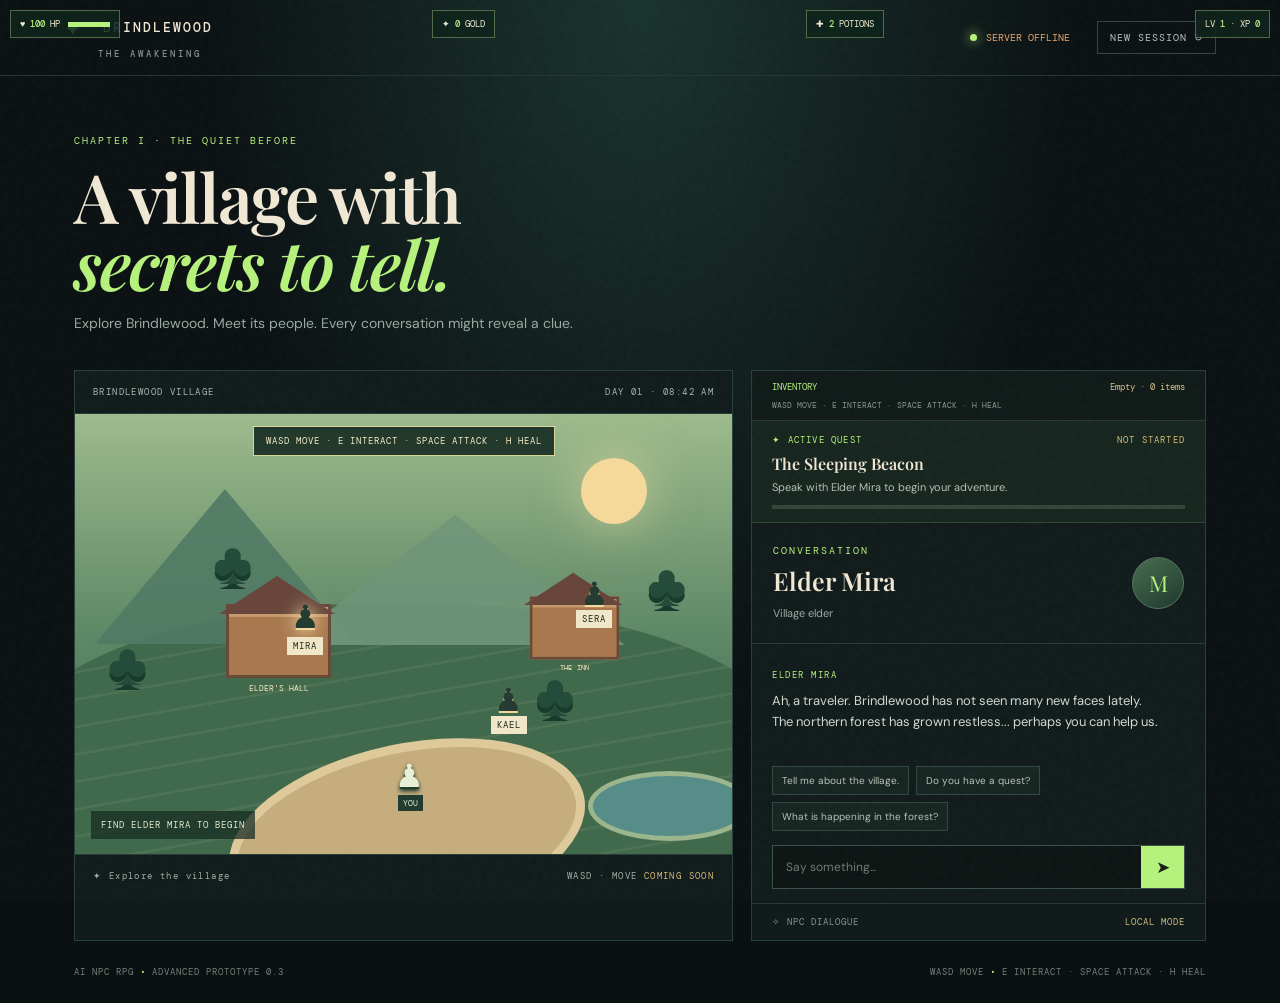
<file: AI-NPC-RPG-Advanced-v0_4-Unity3D/AI-NPC-RPG/frontend/index.html>
<!doctype html>
<html lang="en">
<head>
  <meta charset="utf-8"><meta name="viewport" content="width=device-width,initial-scale=1">
  <title>Brindlewood — AI NPC RPG</title><link rel="stylesheet" href="style.css">
</head>
<body>
<div class="grain"></div>
<header><a class="brand" href="#"><span class="brand-mark">✦</span> BRINDLEWOOD <small>THE AWAKENING</small></a><div class="header-right"><span class="status-dot"></span><span id="connection">CONNECTING</span><button id="reset" class="reset">NEW SESSION ↻</button></div></header>
<main>
  <section class="intro"><p class="eyebrow">CHAPTER I · THE QUIET BEFORE</p><h1>A village with<br><em>secrets to tell.</em></h1><p class="intro-copy">Explore Brindlewood. Meet its people. Every conversation might reveal a clue.</p></section>
  <section class="game-layout">
    <div class="world-panel">
      <div class="world-top"><span>BRINDLEWOOD VILLAGE</span><span>DAY 01 · 08:42 AM</span></div><div class="game-hud"><span>♥ <b id="health-value">100</b> HP <i><span id="health-bar"></span></i></span><span>✦ <b id="gold-value">0</b> GOLD</span><span>✚ <b id="potion-value">2</b> POTIONS</span><span>LV <b id="level-value">1</b> · XP <b id="xp-value">0</b></span></div>
      <div class="world" id="world">
        <div class="sun"></div><div class="mountain m1"></div><div class="mountain m2"></div>
        <div class="path"></div><div class="pond"></div>
        <div class="tree t1">♣</div><div class="tree t2">♣</div><div class="tree t3">♣</div><div class="tree t4">♣</div>
        <div class="house h1"><span>ELDER'S HALL</span></div><div class="house h2"><span>THE INN</span></div>
        <button class="npc mira selected" data-npc="elder_mira" style="--x:35%;--y:49%"><span class="sprite">♟</span><b>MIRA</b></button>
        <button class="npc kael" data-npc="kael" style="--x:66%;--y:67%"><span class="sprite">♟</span><b>KAEL</b></button>
        <button class="npc sera" data-npc="innkeeper_sera" style="--x:79%;--y:43%"><span class="sprite">♟</span><b>SERA</b></button>
        <div class="quest-shrine" id="quest-shrine" aria-label="Ancient shrine"><span>✧</span><b>ANCIENT SIGIL</b></div><div class="enemy" id="enemy"><span>☠</span><b>FOREST WRAITH</b><i><span id="enemy-health"></span></i></div>
        <div class="player" id="player" style="left:49%;top:78%"><span>♟</span><small>YOU</small></div>
        <div class="interaction-prompt" id="interaction-prompt">WASD TO MOVE · E TO INTERACT</div>
        <div class="map-hint" id="map-hint">FIND ELDER MIRA TO BEGIN YOUR QUEST</div>
      </div>
      <div class="world-footer"><span>✦ Explore the village</span><span>WASD · MOVE <i>COMING SOON</i></span></div>
    </div>
    <aside class="dialogue-panel">
      <div class="inventory-card"><div><span>INVENTORY</span><b id="inventory-items">Empty · 0 items</b></div><small>WASD MOVE · E INTERACT · SPACE ATTACK · H HEAL</small></div><div class="quest-card" id="quest-card">
        <div class="quest-card-top"><span>✦ ACTIVE QUEST</span><b id="quest-status">NOT STARTED</b></div>
        <strong id="quest-title">The Sleeping Beacon</strong>
        <p id="quest-objective">Speak with Elder Mira to learn what troubles Brindlewood.</p>
        <div class="quest-progress"><span id="quest-progress"></span></div>
      </div>
      <div class="dialogue-head"><div><p class="eyebrow">CONVERSATION</p><h2 id="npc-name">Elder Mira</h2><span id="npc-role">Village elder</span></div><div class="portrait" id="portrait">M</div></div>
      <div class="messages" id="messages"><div class="message npc-message"><span class="speaker">ELDER MIRA</span><p>Ah, a traveler. Brindlewood has not seen many new faces lately. The northern forest has grown restless... perhaps you can help us.</p></div></div>
      <div class="suggestions"><button>Tell me about the village.</button><button>Do you have a quest?</button><button>What is happening in the forest?</button></div>
      <form id="chat-form"><input id="message" maxlength="1200" placeholder="Say something..." autocomplete="off"><button aria-label="Send">➤</button></form>
      <div class="ai-note"><span>✧</span> NPC DIALOGUE <b id="mode">LOCAL MODE</b></div>
    </aside>
  </section>
  <footer><span>AI NPC RPG <b>·</b> ADVANCED PROTOTYPE 0.3</span><span>WASD MOVE <b>·</b> E INTERACT · SPACE ATTACK · H HEAL</span></footer>
</main><script src="app.js"></script>
</body></html>
</file>
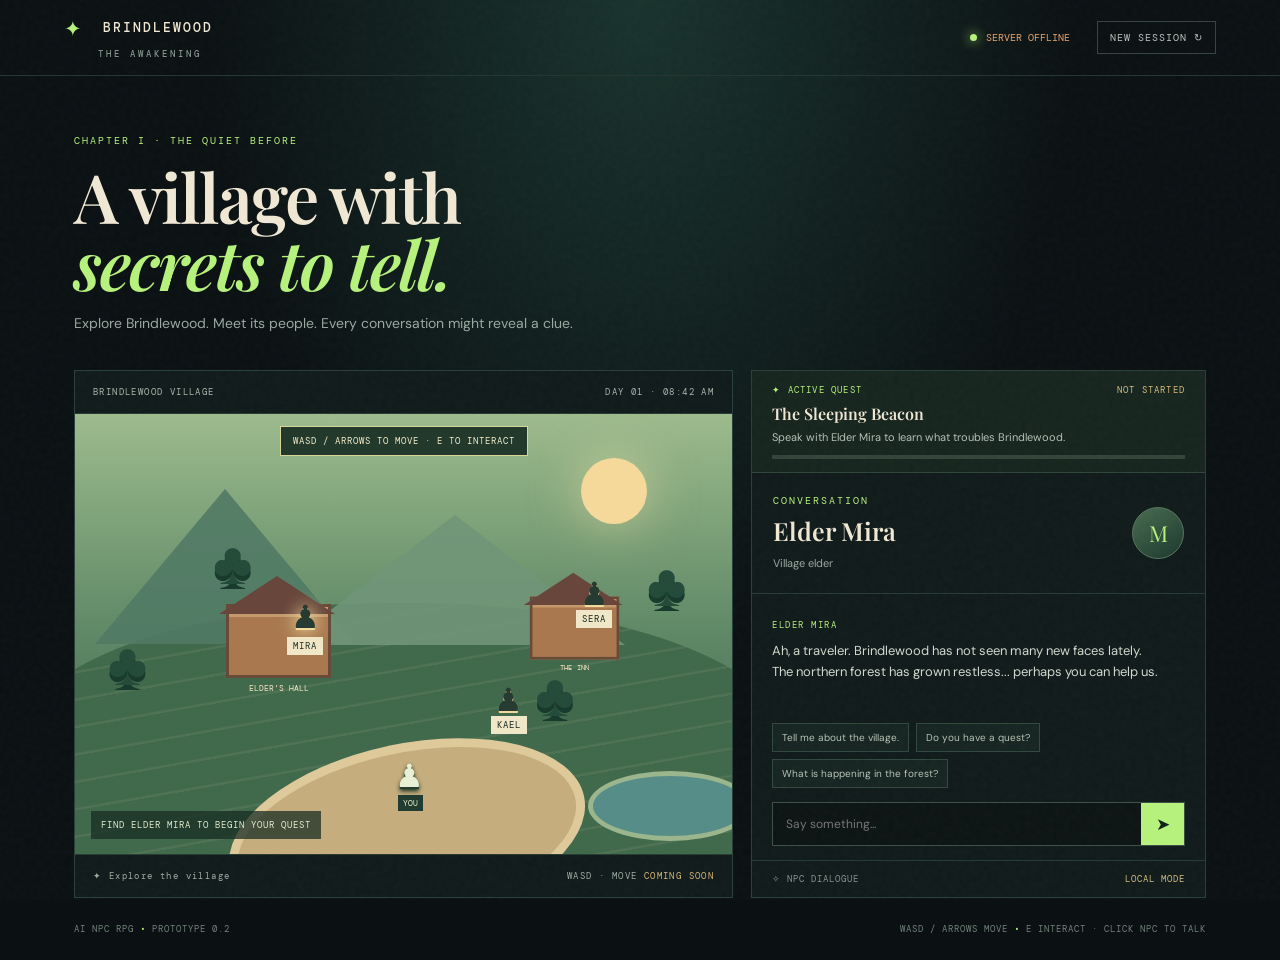
<file: AI-NPC-RPG-Prototype-v0.2/AI-NPC-RPG/frontend/index.html>
<!doctype html>
<html lang="en">
<head>
  <meta charset="utf-8"><meta name="viewport" content="width=device-width,initial-scale=1">
  <title>Brindlewood — AI NPC RPG</title><link rel="stylesheet" href="style.css">
</head>
<body>
<div class="grain"></div>
<header><a class="brand" href="#"><span class="brand-mark">✦</span> BRINDLEWOOD <small>THE AWAKENING</small></a><div class="header-right"><span class="status-dot"></span><span id="connection">CONNECTING</span><button id="reset" class="reset">NEW SESSION ↻</button></div></header>
<main>
  <section class="intro"><p class="eyebrow">CHAPTER I · THE QUIET BEFORE</p><h1>A village with<br><em>secrets to tell.</em></h1><p class="intro-copy">Explore Brindlewood. Meet its people. Every conversation might reveal a clue.</p></section>
  <section class="game-layout">
    <div class="world-panel">
      <div class="world-top"><span>BRINDLEWOOD VILLAGE</span><span>DAY 01 · 08:42 AM</span></div>
      <div class="world" id="world">
        <div class="sun"></div><div class="mountain m1"></div><div class="mountain m2"></div>
        <div class="path"></div><div class="pond"></div>
        <div class="tree t1">♣</div><div class="tree t2">♣</div><div class="tree t3">♣</div><div class="tree t4">♣</div>
        <div class="house h1"><span>ELDER'S HALL</span></div><div class="house h2"><span>THE INN</span></div>
        <button class="npc mira selected" data-npc="elder_mira" style="--x:35%;--y:49%"><span class="sprite">♟</span><b>MIRA</b></button>
        <button class="npc kael" data-npc="kael" style="--x:66%;--y:67%"><span class="sprite">♟</span><b>KAEL</b></button>
        <button class="npc sera" data-npc="innkeeper_sera" style="--x:79%;--y:43%"><span class="sprite">♟</span><b>SERA</b></button>
        <div class="quest-shrine" id="quest-shrine" aria-label="Ancient shrine"><span>✧</span><b>ANCIENT SIGIL</b></div>
        <div class="player" id="player" style="left:49%;top:78%"><span>♟</span><small>YOU</small></div>
        <div class="interaction-prompt" id="interaction-prompt">WASD TO MOVE · E TO INTERACT</div>
        <div class="map-hint" id="map-hint">FIND ELDER MIRA TO BEGIN YOUR QUEST</div>
      </div>
      <div class="world-footer"><span>✦ Explore the village</span><span>WASD · MOVE <i>COMING SOON</i></span></div>
    </div>
    <aside class="dialogue-panel">
      <div class="quest-card" id="quest-card">
        <div class="quest-card-top"><span>✦ ACTIVE QUEST</span><b id="quest-status">NOT STARTED</b></div>
        <strong id="quest-title">The Sleeping Beacon</strong>
        <p id="quest-objective">Speak with Elder Mira to learn what troubles Brindlewood.</p>
        <div class="quest-progress"><span id="quest-progress"></span></div>
      </div>
      <div class="dialogue-head"><div><p class="eyebrow">CONVERSATION</p><h2 id="npc-name">Elder Mira</h2><span id="npc-role">Village elder</span></div><div class="portrait" id="portrait">M</div></div>
      <div class="messages" id="messages"><div class="message npc-message"><span class="speaker">ELDER MIRA</span><p>Ah, a traveler. Brindlewood has not seen many new faces lately. The northern forest has grown restless... perhaps you can help us.</p></div></div>
      <div class="suggestions"><button>Tell me about the village.</button><button>Do you have a quest?</button><button>What is happening in the forest?</button></div>
      <form id="chat-form"><input id="message" maxlength="1200" placeholder="Say something..." autocomplete="off"><button aria-label="Send">➤</button></form>
      <div class="ai-note"><span>✧</span> NPC DIALOGUE <b id="mode">LOCAL MODE</b></div>
    </aside>
  </section>
  <footer><span>AI NPC RPG <b>·</b> PROTOTYPE 0.2</span><span>WASD / ARROWS MOVE <b>·</b> E INTERACT · CLICK NPC TO TALK</span></footer>
</main><script src="app.js"></script>
</body></html>
</file>
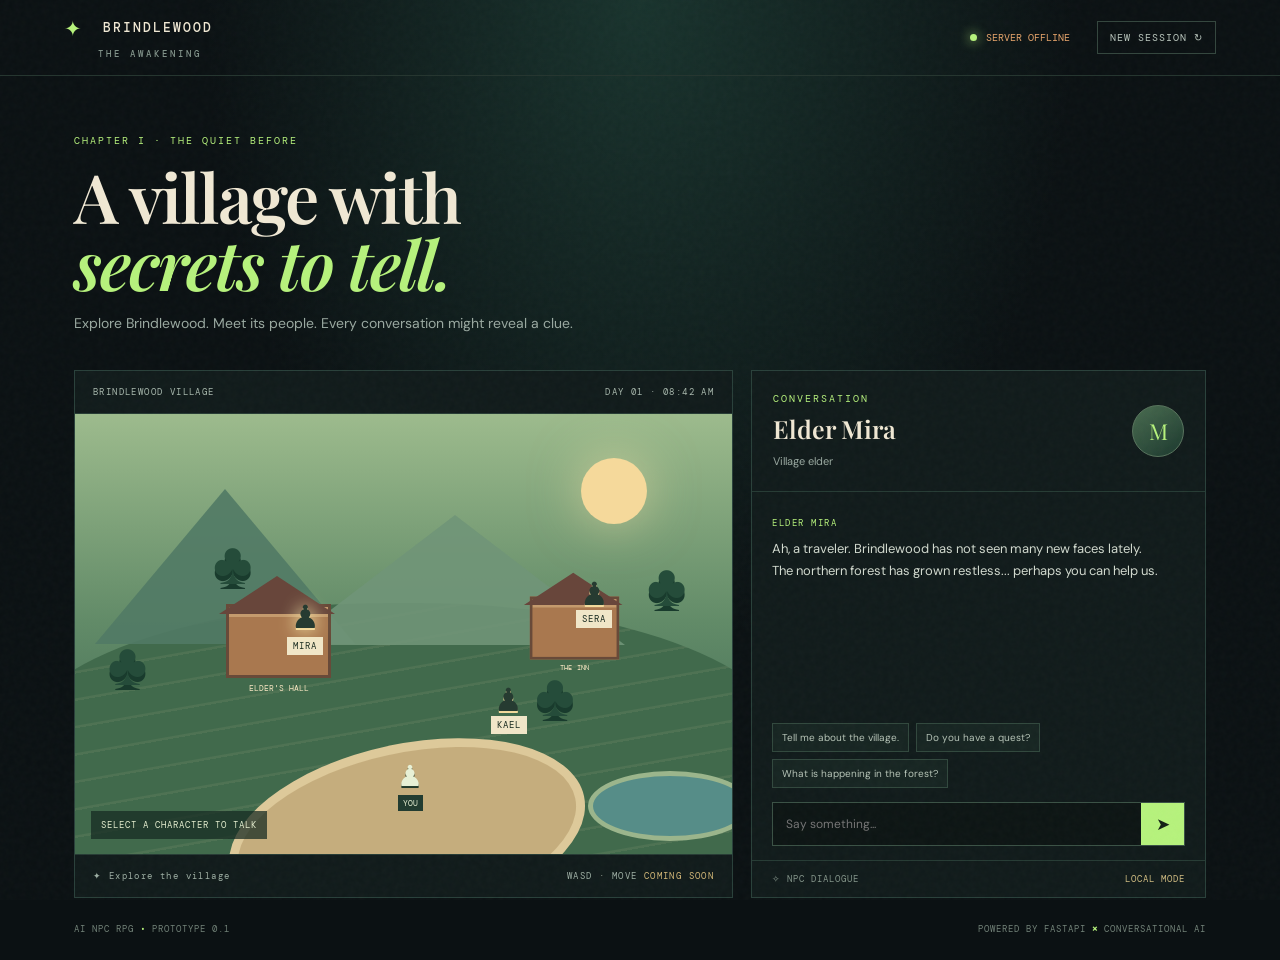
<file: AI-NPC-RPG-Prototype/AI-NPC-RPG/frontend/index.html>
<!doctype html>
<html lang="en">
<head>
  <meta charset="utf-8"><meta name="viewport" content="width=device-width,initial-scale=1">
  <title>Brindlewood — AI NPC RPG</title><link rel="stylesheet" href="style.css">
</head>
<body>
<div class="grain"></div>
<header><a class="brand" href="#"><span class="brand-mark">✦</span> BRINDLEWOOD <small>THE AWAKENING</small></a><div class="header-right"><span class="status-dot"></span><span id="connection">CONNECTING</span><button id="reset" class="reset">NEW SESSION ↻</button></div></header>
<main>
  <section class="intro"><p class="eyebrow">CHAPTER I · THE QUIET BEFORE</p><h1>A village with<br><em>secrets to tell.</em></h1><p class="intro-copy">Explore Brindlewood. Meet its people. Every conversation might reveal a clue.</p></section>
  <section class="game-layout">
    <div class="world-panel">
      <div class="world-top"><span>BRINDLEWOOD VILLAGE</span><span>DAY 01 · 08:42 AM</span></div>
      <div class="world" id="world">
        <div class="sun"></div><div class="mountain m1"></div><div class="mountain m2"></div>
        <div class="path"></div><div class="pond"></div>
        <div class="tree t1">♣</div><div class="tree t2">♣</div><div class="tree t3">♣</div><div class="tree t4">♣</div>
        <div class="house h1"><span>ELDER'S HALL</span></div><div class="house h2"><span>THE INN</span></div>
        <button class="npc mira selected" data-npc="elder_mira" style="--x:35%;--y:49%"><span class="sprite">♟</span><b>MIRA</b></button>
        <button class="npc kael" data-npc="kael" style="--x:66%;--y:67%"><span class="sprite">♟</span><b>KAEL</b></button>
        <button class="npc sera" data-npc="innkeeper_sera" style="--x:79%;--y:43%"><span class="sprite">♟</span><b>SERA</b></button>
        <div class="player"><span>♟</span><small>YOU</small></div>
        <div class="map-hint">SELECT A CHARACTER TO TALK</div>
      </div>
      <div class="world-footer"><span>✦ Explore the village</span><span>WASD · MOVE <i>COMING SOON</i></span></div>
    </div>
    <aside class="dialogue-panel">
      <div class="dialogue-head"><div><p class="eyebrow">CONVERSATION</p><h2 id="npc-name">Elder Mira</h2><span id="npc-role">Village elder</span></div><div class="portrait" id="portrait">M</div></div>
      <div class="messages" id="messages"><div class="message npc-message"><span class="speaker">ELDER MIRA</span><p>Ah, a traveler. Brindlewood has not seen many new faces lately. The northern forest has grown restless... perhaps you can help us.</p></div></div>
      <div class="suggestions"><button>Tell me about the village.</button><button>Do you have a quest?</button><button>What is happening in the forest?</button></div>
      <form id="chat-form"><input id="message" maxlength="1200" placeholder="Say something..." autocomplete="off"><button aria-label="Send">➤</button></form>
      <div class="ai-note"><span>✧</span> NPC DIALOGUE <b id="mode">LOCAL MODE</b></div>
    </aside>
  </section>
  <footer><span>AI NPC RPG <b>·</b> PROTOTYPE 0.1</span><span>POWERED BY FASTAPI <b>×</b> CONVERSATIONAL AI</span></footer>
</main><script src="app.js"></script>
</body></html>
</file>
<file: AI-NPC-RPG-Advanced-v0_4-Unity3D/AI-NPC-RPG/frontend/style.css>
@import url('https://fonts.googleapis.com/css2?family=DM+Mono:wght@400;500&family=DM+Sans:wght@400;500;600;700&family=Playfair+Display:ital,wght@0,600;1,600;1,700&display=swap');
:root{--bg:#0b1113;--panel:#121c1c;--line:#29403a;--green:#b6f27c;--muted:#9aa9a1;--cream:#f0e8d4}
*{box-sizing:border-box}body{margin:0;background:radial-gradient(ellipse at 50% 0%,#19332d 0,#0b1113 48%);color:var(--cream);font-family:'DM Sans',sans-serif;min-height:100vh}.grain{position:fixed;inset:0;pointer-events:none;opacity:.07;background-image:url("data:image/svg+xml,%3Csvg viewBox='0 0 180 180' xmlns='http://www.w3.org/2000/svg'%3E%3Cfilter id='n'%3E%3CfeTurbulence type='fractalNoise' baseFrequency='.9' numOctaves='3' stitchTiles='stitch'/%3E%3C/filter%3E%3Crect width='100%25' height='100%25' filter='url(%23n)' opacity='.4'/%3E%3C/svg%3E")}
header{height:76px;border-bottom:1px solid #263630;display:flex;align-items:center;justify-content:space-between;padding:0 max(calc((100vw - 1180px)/2),5vw);position:relative;z-index:2}.brand{color:var(--cream);text-decoration:none;font:500 13px 'DM Mono';letter-spacing:2px}.brand-mark{color:var(--green);font-size:21px;vertical-align:middle;margin-right:9px}.brand small{display:block;margin:5px 0 0 34px;color:#82938a;font-size:9px;letter-spacing:3px}.header-right{display:flex;align-items:center;gap:9px;font:10px 'DM Mono';color:var(--green)}.status-dot{width:7px;height:7px;background:var(--green);border-radius:50%;box-shadow:0 0 12px var(--green)}button{font:inherit;cursor:pointer}.reset{margin-left:18px;background:transparent;border:1px solid #35473f;color:#b9c5bc;padding:9px 12px;font:10px 'DM Mono';letter-spacing:1px}
main{max-width:1180px;margin:auto;padding:58px 24px 25px}.intro{margin-bottom:38px}.eyebrow{font:10px 'DM Mono';letter-spacing:2px;color:var(--green);margin:0 0 16px}.intro h1{font:600 clamp(42px,6vw,68px)/.98 'Playfair Display';letter-spacing:-2px;margin:0}.intro h1 em{color:var(--green)}.intro-copy{color:var(--muted);font-size:14px;margin-top:18px}
.game-layout{display:grid;grid-template-columns:1.45fr 1fr;gap:18px}.world-panel,.dialogue-panel{background:#111b1b;border:1px solid var(--line);min-width:0}.world-top,.world-footer{display:flex;justify-content:space-between;padding:15px 18px;font:9px 'DM Mono';letter-spacing:1.4px;color:#a8b8ad}.world-top{border-bottom:1px solid #263b34}.world{height:440px;position:relative;overflow:hidden;background:linear-gradient(180deg,#9dbb8d 0%,#628b68 47%,#315d4b 100%);isolation:isolate}.world:before{content:"";position:absolute;inset:43% -10% -15%;background:repeating-linear-gradient(170deg,transparent 0 24px,#d1c49a18 25px 27px);background-color:#416a4c;border-radius:48% 48% 0 0;z-index:-1}.sun{position:absolute;right:13%;top:10%;width:66px;height:66px;border-radius:50%;background:#f5d99b;box-shadow:0 0 50px #ffe8ad88}.mountain{position:absolute;top:17%;width:0;height:0;border-left:130px solid transparent;border-right:130px solid transparent;border-bottom:155px solid #527b65;opacity:.9}.m1{left:3%}.m2{left:32%;top:23%;border-left-width:170px;border-right-width:170px;border-bottom:130px solid #709578}.path{position:absolute;width:55%;height:180px;left:23%;bottom:-70px;background:#c5ad7d;border-radius:50%;transform:rotate(-12deg);border:9px solid #ddc99a}.pond{position:absolute;right:-3%;bottom:3%;width:25%;height:16%;background:#568d88;border-radius:50%;border:5px solid #9bb58c}.tree{position:absolute;color:#254c3a;font-size:60px;text-shadow:0 5px #193b2d}.t1{left:5%;top:48%}.t2{left:21%;top:25%}.t3{right:7%;top:30%}.t4{right:24%;top:55%}.house{position:absolute;width:105px;height:74px;background:#a9784f;bottom:37%;border:3px solid #684a39;box-shadow:inset 0 10px #c49a6d}.house:before{content:"";position:absolute;left:-10px;top:-31px;border-left:58px solid transparent;border-right:58px solid transparent;border-bottom:38px solid #68463b}.house span{position:absolute;bottom:-18px;left:0;width:100%;text-align:center;font:8px 'DM Mono';color:#f9e7c3}.h1{left:23%;bottom:40%}.h2{right:16%;bottom:43%;transform:scale(.85)}.npc{position:absolute;left:var(--x);top:var(--y);transform:translate(-50%,-50%);border:0;background:transparent;color:#17291f;display:flex;flex-direction:column;align-items:center;gap:0;z-index:3}.npc .sprite{font-size:32px;line-height:1;color:#263b31;text-shadow:0 2px #f3db9d}.npc b{font:9px 'DM Mono';background:#f0e6c8;padding:3px 6px;letter-spacing:1px}.npc.selected .sprite{filter:drop-shadow(0 0 9px #fff3b2);transform:translateY(-4px)}.player{position:absolute;left:49%;top:78%;display:flex;flex-direction:column;align-items:center;color:#e7f0d5;font-size:29px;text-shadow:0 2px #233b2b}.player small{font:8px 'DM Mono';background:#223c31;padding:3px 5px}.map-hint{position:absolute;left:16px;bottom:15px;background:#172b23bb;color:#e4edcf;padding:8px 10px;font:9px 'DM Mono';letter-spacing:1px}.world-footer{border-top:1px solid #263b34;color:#9eafa4}.world-footer i{font-style:normal;color:#d5b978}.dialogue-panel{display:flex;flex-direction:column;min-height:520px}.dialogue-head{display:flex;justify-content:space-between;align-items:center;padding:21px;border-bottom:1px solid #263b34}.dialogue-head .eyebrow{margin-bottom:7px}.dialogue-head h2{font:600 25px 'Playfair Display';margin:0 0 4px}.dialogue-head span:not(.eyebrow){font-size:11px;color:var(--muted)}.portrait{width:52px;height:52px;border:1px solid #58745d;background:linear-gradient(145deg,#496c50,#1b382d);border-radius:50%;display:grid;place-items:center;color:var(--green);font:22px 'Playfair Display'}.messages{padding:18px 20px;flex:1;overflow:auto;max-height:270px}.message{margin-bottom:15px;max-width:95%}.speaker{font:9px 'DM Mono';letter-spacing:1.5px;color:var(--green)}.message p{font-size:13px;line-height:1.65;color:#d1d9ce;margin:7px 0 0}.player-message{margin-left:auto;text-align:right}.player-message p{background:#1d342b;padding:10px 12px;display:inline-block;text-align:left;border:1px solid #315344}.suggestions{padding:0 20px 14px;display:flex;flex-wrap:wrap;gap:7px}.suggestions button{background:#172522;border:1px solid #31483d;color:#b6c4b7;padding:7px 9px;font-size:10px}.suggestions button:hover{border-color:var(--green);color:var(--green)}#chat-form{display:flex;margin:0 20px 14px;border:1px solid #3a5145;background:#0d1514}#message{flex:1;min-width:0;background:transparent;border:0;padding:13px;color:var(--cream);outline:none;font:12px 'DM Sans'}#chat-form button{width:43px;background:var(--green);border:0;color:#132016;font-size:17px}.ai-note{border-top:1px solid #263b34;padding:12px 20px;color:#84958a;font:9px 'DM Mono';letter-spacing:1px}.ai-note b{float:right;color:#d1bd82;font-weight:400}footer{display:flex;justify-content:space-between;padding:25px 0 0;color:#728278;font:9px 'DM Mono';letter-spacing:1px}footer b{color:var(--green)}
@media(max-width:850px){.game-layout{grid-template-columns:1fr}.world{height:380px}.dialogue-panel{min-height:460px}main{padding-top:38px}}@media(max-width:480px){header{padding:0 15px}.header-right{font-size:8px}.reset{margin-left:4px;padding:7px}.world{height:320px}.house{transform:scale(.75)}.h2{transform:scale(.65)}footer{gap:12px;flex-direction:column}}


/* Gameplay upgrade: movement, interaction and quest HUD */
.player{z-index:5;transition:left .04s linear,top .04s linear;pointer-events:none}
.player span{display:block;transform:scale(1.12);filter:drop-shadow(0 2px 2px #173326)}
.npc{z-index:4}
.npc.nearby .sprite{filter:drop-shadow(0 0 10px #fff2a8);transform:translateY(-5px) scale(1.13)}
.npc{transition:filter .15s}
.quest-shrine{position:absolute;left:55%;top:23%;z-index:3;display:none;flex-direction:column;align-items:center;color:#f8e7a8;text-shadow:0 1px 5px #213b2c;pointer-events:none}
.quest-shrine.visible{display:flex;animation:shrinePulse 1.5s infinite alternate}
.quest-shrine span{font-size:34px;line-height:1;filter:drop-shadow(0 0 10px #fff1a0)}
.quest-shrine b{font:8px 'DM Mono';background:#254334;padding:4px 6px;margin-top:3px}
@keyframes shrinePulse{from{transform:scale(.94);opacity:.75}to{transform:scale(1.08);opacity:1}}
.interaction-prompt{position:absolute;left:50%;top:12px;transform:translateX(-50%);z-index:8;background:#12271fdd;border:1px solid #d6d59a;color:#f4edc9;padding:8px 12px;font:9px 'DM Mono';letter-spacing:1px;white-space:nowrap;pointer-events:none}
.map-hint{z-index:6}
.quest-card{padding:13px 20px;background:#17251f;border-bottom:1px solid #30463a}
.quest-card-top{display:flex;justify-content:space-between;align-items:center;font:9px 'DM Mono';letter-spacing:1.2px;color:var(--green)}
.quest-card-top b{font-weight:400;color:#d6bd78}
.quest-card strong{display:block;font:600 16px 'Playfair Display';margin-top:7px}
.quest-card p{font-size:11px;line-height:1.5;color:#b4c0b5;margin:5px 0 9px}
.quest-progress{height:4px;background:#34443a;overflow:hidden}
.quest-progress span{display:block;width:0;height:100%;background:var(--green);transition:width .25s}
#chat-form button:disabled{opacity:.5;cursor:wait}
@media(max-width:480px){.interaction-prompt{font-size:8px;top:7px}.quest-card{padding:11px 14px}}

/* Advanced v0.3 HUD, inventory and combat */
.game-hud{position:absolute;z-index:7;left:10px;right:10px;top:10px;display:flex;gap:7px;justify-content:space-between;pointer-events:none;flex-wrap:wrap}
.game-hud>span{background:#10241ddd;border:1px solid #b7d48a66;color:#f2edcf;padding:7px 9px;font:9px 'DM Mono';white-space:nowrap}
.game-hud b{color:var(--green);font-weight:500}
.game-hud i{display:inline-block;width:42px;height:5px;background:#593b38;vertical-align:middle;margin-left:3px}
.game-hud i span{display:block;width:100%;height:100%;background:#b6f27c;transition:width .2s}
.enemy{position:absolute;left:88%;top:76%;z-index:4;display:none;flex-direction:column;align-items:center;color:#fff0d2;pointer-events:none}
.enemy.visible{display:flex;animation:wraithFloat .9s ease-in-out infinite alternate}
.enemy>span{font-size:38px;color:#d9c5ff;filter:drop-shadow(0 0 9px #a78bfa)}
.enemy b{font:8px 'DM Mono';background:#372842;padding:4px 6px}
.enemy i{display:block;width:54px;height:4px;background:#5c333c;margin-top:4px}
.enemy i span{display:block;width:100%;height:100%;background:#d77a8b;transition:width .2s}
@keyframes wraithFloat{to{transform:translateY(-7px)}}
.inventory-card{padding:10px 20px;background:#101a18;border-bottom:1px solid #263b34}
.inventory-card div{display:flex;justify-content:space-between;gap:10px;font:9px 'DM Mono';color:var(--green)}
.inventory-card div b{font-weight:400;color:#d7c38a;text-align:right}
.inventory-card small{display:block;margin-top:7px;color:#87988d;font:8px 'DM Mono'}
@media(max-width:480px){.game-hud{gap:4px;left:5px;right:5px}.game-hud>span{padding:5px;font-size:7px}.inventory-card{padding:9px 14px}}
</file>
<file: AI-NPC-RPG-Prototype-v0.2/AI-NPC-RPG/frontend/style.css>
@import url('https://fonts.googleapis.com/css2?family=DM+Mono:wght@400;500&family=DM+Sans:wght@400;500;600;700&family=Playfair+Display:ital,wght@0,600;1,600;1,700&display=swap');
:root{--bg:#0b1113;--panel:#121c1c;--line:#29403a;--green:#b6f27c;--muted:#9aa9a1;--cream:#f0e8d4}
*{box-sizing:border-box}body{margin:0;background:radial-gradient(ellipse at 50% 0%,#19332d 0,#0b1113 48%);color:var(--cream);font-family:'DM Sans',sans-serif;min-height:100vh}.grain{position:fixed;inset:0;pointer-events:none;opacity:.07;background-image:url("data:image/svg+xml,%3Csvg viewBox='0 0 180 180' xmlns='http://www.w3.org/2000/svg'%3E%3Cfilter id='n'%3E%3CfeTurbulence type='fractalNoise' baseFrequency='.9' numOctaves='3' stitchTiles='stitch'/%3E%3C/filter%3E%3Crect width='100%25' height='100%25' filter='url(%23n)' opacity='.4'/%3E%3C/svg%3E")}
header{height:76px;border-bottom:1px solid #263630;display:flex;align-items:center;justify-content:space-between;padding:0 max(calc((100vw - 1180px)/2),5vw);position:relative;z-index:2}.brand{color:var(--cream);text-decoration:none;font:500 13px 'DM Mono';letter-spacing:2px}.brand-mark{color:var(--green);font-size:21px;vertical-align:middle;margin-right:9px}.brand small{display:block;margin:5px 0 0 34px;color:#82938a;font-size:9px;letter-spacing:3px}.header-right{display:flex;align-items:center;gap:9px;font:10px 'DM Mono';color:var(--green)}.status-dot{width:7px;height:7px;background:var(--green);border-radius:50%;box-shadow:0 0 12px var(--green)}button{font:inherit;cursor:pointer}.reset{margin-left:18px;background:transparent;border:1px solid #35473f;color:#b9c5bc;padding:9px 12px;font:10px 'DM Mono';letter-spacing:1px}
main{max-width:1180px;margin:auto;padding:58px 24px 25px}.intro{margin-bottom:38px}.eyebrow{font:10px 'DM Mono';letter-spacing:2px;color:var(--green);margin:0 0 16px}.intro h1{font:600 clamp(42px,6vw,68px)/.98 'Playfair Display';letter-spacing:-2px;margin:0}.intro h1 em{color:var(--green)}.intro-copy{color:var(--muted);font-size:14px;margin-top:18px}
.game-layout{display:grid;grid-template-columns:1.45fr 1fr;gap:18px}.world-panel,.dialogue-panel{background:#111b1b;border:1px solid var(--line);min-width:0}.world-top,.world-footer{display:flex;justify-content:space-between;padding:15px 18px;font:9px 'DM Mono';letter-spacing:1.4px;color:#a8b8ad}.world-top{border-bottom:1px solid #263b34}.world{height:440px;position:relative;overflow:hidden;background:linear-gradient(180deg,#9dbb8d 0%,#628b68 47%,#315d4b 100%);isolation:isolate}.world:before{content:"";position:absolute;inset:43% -10% -15%;background:repeating-linear-gradient(170deg,transparent 0 24px,#d1c49a18 25px 27px);background-color:#416a4c;border-radius:48% 48% 0 0;z-index:-1}.sun{position:absolute;right:13%;top:10%;width:66px;height:66px;border-radius:50%;background:#f5d99b;box-shadow:0 0 50px #ffe8ad88}.mountain{position:absolute;top:17%;width:0;height:0;border-left:130px solid transparent;border-right:130px solid transparent;border-bottom:155px solid #527b65;opacity:.9}.m1{left:3%}.m2{left:32%;top:23%;border-left-width:170px;border-right-width:170px;border-bottom:130px solid #709578}.path{position:absolute;width:55%;height:180px;left:23%;bottom:-70px;background:#c5ad7d;border-radius:50%;transform:rotate(-12deg);border:9px solid #ddc99a}.pond{position:absolute;right:-3%;bottom:3%;width:25%;height:16%;background:#568d88;border-radius:50%;border:5px solid #9bb58c}.tree{position:absolute;color:#254c3a;font-size:60px;text-shadow:0 5px #193b2d}.t1{left:5%;top:48%}.t2{left:21%;top:25%}.t3{right:7%;top:30%}.t4{right:24%;top:55%}.house{position:absolute;width:105px;height:74px;background:#a9784f;bottom:37%;border:3px solid #684a39;box-shadow:inset 0 10px #c49a6d}.house:before{content:"";position:absolute;left:-10px;top:-31px;border-left:58px solid transparent;border-right:58px solid transparent;border-bottom:38px solid #68463b}.house span{position:absolute;bottom:-18px;left:0;width:100%;text-align:center;font:8px 'DM Mono';color:#f9e7c3}.h1{left:23%;bottom:40%}.h2{right:16%;bottom:43%;transform:scale(.85)}.npc{position:absolute;left:var(--x);top:var(--y);transform:translate(-50%,-50%);border:0;background:transparent;color:#17291f;display:flex;flex-direction:column;align-items:center;gap:0;z-index:3}.npc .sprite{font-size:32px;line-height:1;color:#263b31;text-shadow:0 2px #f3db9d}.npc b{font:9px 'DM Mono';background:#f0e6c8;padding:3px 6px;letter-spacing:1px}.npc.selected .sprite{filter:drop-shadow(0 0 9px #fff3b2);transform:translateY(-4px)}.player{position:absolute;left:49%;top:78%;display:flex;flex-direction:column;align-items:center;color:#e7f0d5;font-size:29px;text-shadow:0 2px #233b2b}.player small{font:8px 'DM Mono';background:#223c31;padding:3px 5px}.map-hint{position:absolute;left:16px;bottom:15px;background:#172b23bb;color:#e4edcf;padding:8px 10px;font:9px 'DM Mono';letter-spacing:1px}.world-footer{border-top:1px solid #263b34;color:#9eafa4}.world-footer i{font-style:normal;color:#d5b978}.dialogue-panel{display:flex;flex-direction:column;min-height:520px}.dialogue-head{display:flex;justify-content:space-between;align-items:center;padding:21px;border-bottom:1px solid #263b34}.dialogue-head .eyebrow{margin-bottom:7px}.dialogue-head h2{font:600 25px 'Playfair Display';margin:0 0 4px}.dialogue-head span:not(.eyebrow){font-size:11px;color:var(--muted)}.portrait{width:52px;height:52px;border:1px solid #58745d;background:linear-gradient(145deg,#496c50,#1b382d);border-radius:50%;display:grid;place-items:center;color:var(--green);font:22px 'Playfair Display'}.messages{padding:18px 20px;flex:1;overflow:auto;max-height:270px}.message{margin-bottom:15px;max-width:95%}.speaker{font:9px 'DM Mono';letter-spacing:1.5px;color:var(--green)}.message p{font-size:13px;line-height:1.65;color:#d1d9ce;margin:7px 0 0}.player-message{margin-left:auto;text-align:right}.player-message p{background:#1d342b;padding:10px 12px;display:inline-block;text-align:left;border:1px solid #315344}.suggestions{padding:0 20px 14px;display:flex;flex-wrap:wrap;gap:7px}.suggestions button{background:#172522;border:1px solid #31483d;color:#b6c4b7;padding:7px 9px;font-size:10px}.suggestions button:hover{border-color:var(--green);color:var(--green)}#chat-form{display:flex;margin:0 20px 14px;border:1px solid #3a5145;background:#0d1514}#message{flex:1;min-width:0;background:transparent;border:0;padding:13px;color:var(--cream);outline:none;font:12px 'DM Sans'}#chat-form button{width:43px;background:var(--green);border:0;color:#132016;font-size:17px}.ai-note{border-top:1px solid #263b34;padding:12px 20px;color:#84958a;font:9px 'DM Mono';letter-spacing:1px}.ai-note b{float:right;color:#d1bd82;font-weight:400}footer{display:flex;justify-content:space-between;padding:25px 0 0;color:#728278;font:9px 'DM Mono';letter-spacing:1px}footer b{color:var(--green)}
@media(max-width:850px){.game-layout{grid-template-columns:1fr}.world{height:380px}.dialogue-panel{min-height:460px}main{padding-top:38px}}@media(max-width:480px){header{padding:0 15px}.header-right{font-size:8px}.reset{margin-left:4px;padding:7px}.world{height:320px}.house{transform:scale(.75)}.h2{transform:scale(.65)}footer{gap:12px;flex-direction:column}}


/* Gameplay upgrade: movement, interaction and quest HUD */
.player{z-index:5;transition:left .04s linear,top .04s linear;pointer-events:none}
.player span{display:block;transform:scale(1.12);filter:drop-shadow(0 2px 2px #173326)}
.npc{z-index:4}
.npc.nearby .sprite{filter:drop-shadow(0 0 10px #fff2a8);transform:translateY(-5px) scale(1.13)}
.npc{transition:filter .15s}
.quest-shrine{position:absolute;left:55%;top:23%;z-index:3;display:none;flex-direction:column;align-items:center;color:#f8e7a8;text-shadow:0 1px 5px #213b2c;pointer-events:none}
.quest-shrine.visible{display:flex;animation:shrinePulse 1.5s infinite alternate}
.quest-shrine span{font-size:34px;line-height:1;filter:drop-shadow(0 0 10px #fff1a0)}
.quest-shrine b{font:8px 'DM Mono';background:#254334;padding:4px 6px;margin-top:3px}
@keyframes shrinePulse{from{transform:scale(.94);opacity:.75}to{transform:scale(1.08);opacity:1}}
.interaction-prompt{position:absolute;left:50%;top:12px;transform:translateX(-50%);z-index:8;background:#12271fdd;border:1px solid #d6d59a;color:#f4edc9;padding:8px 12px;font:9px 'DM Mono';letter-spacing:1px;white-space:nowrap;pointer-events:none}
.map-hint{z-index:6}
.quest-card{padding:13px 20px;background:#17251f;border-bottom:1px solid #30463a}
.quest-card-top{display:flex;justify-content:space-between;align-items:center;font:9px 'DM Mono';letter-spacing:1.2px;color:var(--green)}
.quest-card-top b{font-weight:400;color:#d6bd78}
.quest-card strong{display:block;font:600 16px 'Playfair Display';margin-top:7px}
.quest-card p{font-size:11px;line-height:1.5;color:#b4c0b5;margin:5px 0 9px}
.quest-progress{height:4px;background:#34443a;overflow:hidden}
.quest-progress span{display:block;width:0;height:100%;background:var(--green);transition:width .25s}
#chat-form button:disabled{opacity:.5;cursor:wait}
@media(max-width:480px){.interaction-prompt{font-size:8px;top:7px}.quest-card{padding:11px 14px}}
</file>
<file: AI-NPC-RPG-Prototype/AI-NPC-RPG/frontend/style.css>
@import url('https://fonts.googleapis.com/css2?family=DM+Mono:wght@400;500&family=DM+Sans:wght@400;500;600;700&family=Playfair+Display:ital,wght@0,600;1,600;1,700&display=swap');
:root{--bg:#0b1113;--panel:#121c1c;--line:#29403a;--green:#b6f27c;--muted:#9aa9a1;--cream:#f0e8d4}
*{box-sizing:border-box}body{margin:0;background:radial-gradient(ellipse at 50% 0%,#19332d 0,#0b1113 48%);color:var(--cream);font-family:'DM Sans',sans-serif;min-height:100vh}.grain{position:fixed;inset:0;pointer-events:none;opacity:.07;background-image:url("data:image/svg+xml,%3Csvg viewBox='0 0 180 180' xmlns='http://www.w3.org/2000/svg'%3E%3Cfilter id='n'%3E%3CfeTurbulence type='fractalNoise' baseFrequency='.9' numOctaves='3' stitchTiles='stitch'/%3E%3C/filter%3E%3Crect width='100%25' height='100%25' filter='url(%23n)' opacity='.4'/%3E%3C/svg%3E")}
header{height:76px;border-bottom:1px solid #263630;display:flex;align-items:center;justify-content:space-between;padding:0 max(calc((100vw - 1180px)/2),5vw);position:relative;z-index:2}.brand{color:var(--cream);text-decoration:none;font:500 13px 'DM Mono';letter-spacing:2px}.brand-mark{color:var(--green);font-size:21px;vertical-align:middle;margin-right:9px}.brand small{display:block;margin:5px 0 0 34px;color:#82938a;font-size:9px;letter-spacing:3px}.header-right{display:flex;align-items:center;gap:9px;font:10px 'DM Mono';color:var(--green)}.status-dot{width:7px;height:7px;background:var(--green);border-radius:50%;box-shadow:0 0 12px var(--green)}button{font:inherit;cursor:pointer}.reset{margin-left:18px;background:transparent;border:1px solid #35473f;color:#b9c5bc;padding:9px 12px;font:10px 'DM Mono';letter-spacing:1px}
main{max-width:1180px;margin:auto;padding:58px 24px 25px}.intro{margin-bottom:38px}.eyebrow{font:10px 'DM Mono';letter-spacing:2px;color:var(--green);margin:0 0 16px}.intro h1{font:600 clamp(42px,6vw,68px)/.98 'Playfair Display';letter-spacing:-2px;margin:0}.intro h1 em{color:var(--green)}.intro-copy{color:var(--muted);font-size:14px;margin-top:18px}
.game-layout{display:grid;grid-template-columns:1.45fr 1fr;gap:18px}.world-panel,.dialogue-panel{background:#111b1b;border:1px solid var(--line);min-width:0}.world-top,.world-footer{display:flex;justify-content:space-between;padding:15px 18px;font:9px 'DM Mono';letter-spacing:1.4px;color:#a8b8ad}.world-top{border-bottom:1px solid #263b34}.world{height:440px;position:relative;overflow:hidden;background:linear-gradient(180deg,#9dbb8d 0%,#628b68 47%,#315d4b 100%);isolation:isolate}.world:before{content:"";position:absolute;inset:43% -10% -15%;background:repeating-linear-gradient(170deg,transparent 0 24px,#d1c49a18 25px 27px);background-color:#416a4c;border-radius:48% 48% 0 0;z-index:-1}.sun{position:absolute;right:13%;top:10%;width:66px;height:66px;border-radius:50%;background:#f5d99b;box-shadow:0 0 50px #ffe8ad88}.mountain{position:absolute;top:17%;width:0;height:0;border-left:130px solid transparent;border-right:130px solid transparent;border-bottom:155px solid #527b65;opacity:.9}.m1{left:3%}.m2{left:32%;top:23%;border-left-width:170px;border-right-width:170px;border-bottom:130px solid #709578}.path{position:absolute;width:55%;height:180px;left:23%;bottom:-70px;background:#c5ad7d;border-radius:50%;transform:rotate(-12deg);border:9px solid #ddc99a}.pond{position:absolute;right:-3%;bottom:3%;width:25%;height:16%;background:#568d88;border-radius:50%;border:5px solid #9bb58c}.tree{position:absolute;color:#254c3a;font-size:60px;text-shadow:0 5px #193b2d}.t1{left:5%;top:48%}.t2{left:21%;top:25%}.t3{right:7%;top:30%}.t4{right:24%;top:55%}.house{position:absolute;width:105px;height:74px;background:#a9784f;bottom:37%;border:3px solid #684a39;box-shadow:inset 0 10px #c49a6d}.house:before{content:"";position:absolute;left:-10px;top:-31px;border-left:58px solid transparent;border-right:58px solid transparent;border-bottom:38px solid #68463b}.house span{position:absolute;bottom:-18px;left:0;width:100%;text-align:center;font:8px 'DM Mono';color:#f9e7c3}.h1{left:23%;bottom:40%}.h2{right:16%;bottom:43%;transform:scale(.85)}.npc{position:absolute;left:var(--x);top:var(--y);transform:translate(-50%,-50%);border:0;background:transparent;color:#17291f;display:flex;flex-direction:column;align-items:center;gap:0;z-index:3}.npc .sprite{font-size:32px;line-height:1;color:#263b31;text-shadow:0 2px #f3db9d}.npc b{font:9px 'DM Mono';background:#f0e6c8;padding:3px 6px;letter-spacing:1px}.npc.selected .sprite{filter:drop-shadow(0 0 9px #fff3b2);transform:translateY(-4px)}.player{position:absolute;left:49%;top:78%;display:flex;flex-direction:column;align-items:center;color:#e7f0d5;font-size:29px;text-shadow:0 2px #233b2b}.player small{font:8px 'DM Mono';background:#223c31;padding:3px 5px}.map-hint{position:absolute;left:16px;bottom:15px;background:#172b23bb;color:#e4edcf;padding:8px 10px;font:9px 'DM Mono';letter-spacing:1px}.world-footer{border-top:1px solid #263b34;color:#9eafa4}.world-footer i{font-style:normal;color:#d5b978}.dialogue-panel{display:flex;flex-direction:column;min-height:520px}.dialogue-head{display:flex;justify-content:space-between;align-items:center;padding:21px;border-bottom:1px solid #263b34}.dialogue-head .eyebrow{margin-bottom:7px}.dialogue-head h2{font:600 25px 'Playfair Display';margin:0 0 4px}.dialogue-head span:not(.eyebrow){font-size:11px;color:var(--muted)}.portrait{width:52px;height:52px;border:1px solid #58745d;background:linear-gradient(145deg,#496c50,#1b382d);border-radius:50%;display:grid;place-items:center;color:var(--green);font:22px 'Playfair Display'}.messages{padding:18px 20px;flex:1;overflow:auto;max-height:270px}.message{margin-bottom:15px;max-width:95%}.speaker{font:9px 'DM Mono';letter-spacing:1.5px;color:var(--green)}.message p{font-size:13px;line-height:1.65;color:#d1d9ce;margin:7px 0 0}.player-message{margin-left:auto;text-align:right}.player-message p{background:#1d342b;padding:10px 12px;display:inline-block;text-align:left;border:1px solid #315344}.suggestions{padding:0 20px 14px;display:flex;flex-wrap:wrap;gap:7px}.suggestions button{background:#172522;border:1px solid #31483d;color:#b6c4b7;padding:7px 9px;font-size:10px}.suggestions button:hover{border-color:var(--green);color:var(--green)}#chat-form{display:flex;margin:0 20px 14px;border:1px solid #3a5145;background:#0d1514}#message{flex:1;min-width:0;background:transparent;border:0;padding:13px;color:var(--cream);outline:none;font:12px 'DM Sans'}#chat-form button{width:43px;background:var(--green);border:0;color:#132016;font-size:17px}.ai-note{border-top:1px solid #263b34;padding:12px 20px;color:#84958a;font:9px 'DM Mono';letter-spacing:1px}.ai-note b{float:right;color:#d1bd82;font-weight:400}footer{display:flex;justify-content:space-between;padding:25px 0 0;color:#728278;font:9px 'DM Mono';letter-spacing:1px}footer b{color:var(--green)}
@media(max-width:850px){.game-layout{grid-template-columns:1fr}.world{height:380px}.dialogue-panel{min-height:460px}main{padding-top:38px}}@media(max-width:480px){header{padding:0 15px}.header-right{font-size:8px}.reset{margin-left:4px;padding:7px}.world{height:320px}.house{transform:scale(.75)}.h2{transform:scale(.65)}footer{gap:12px;flex-direction:column}}
</file>
